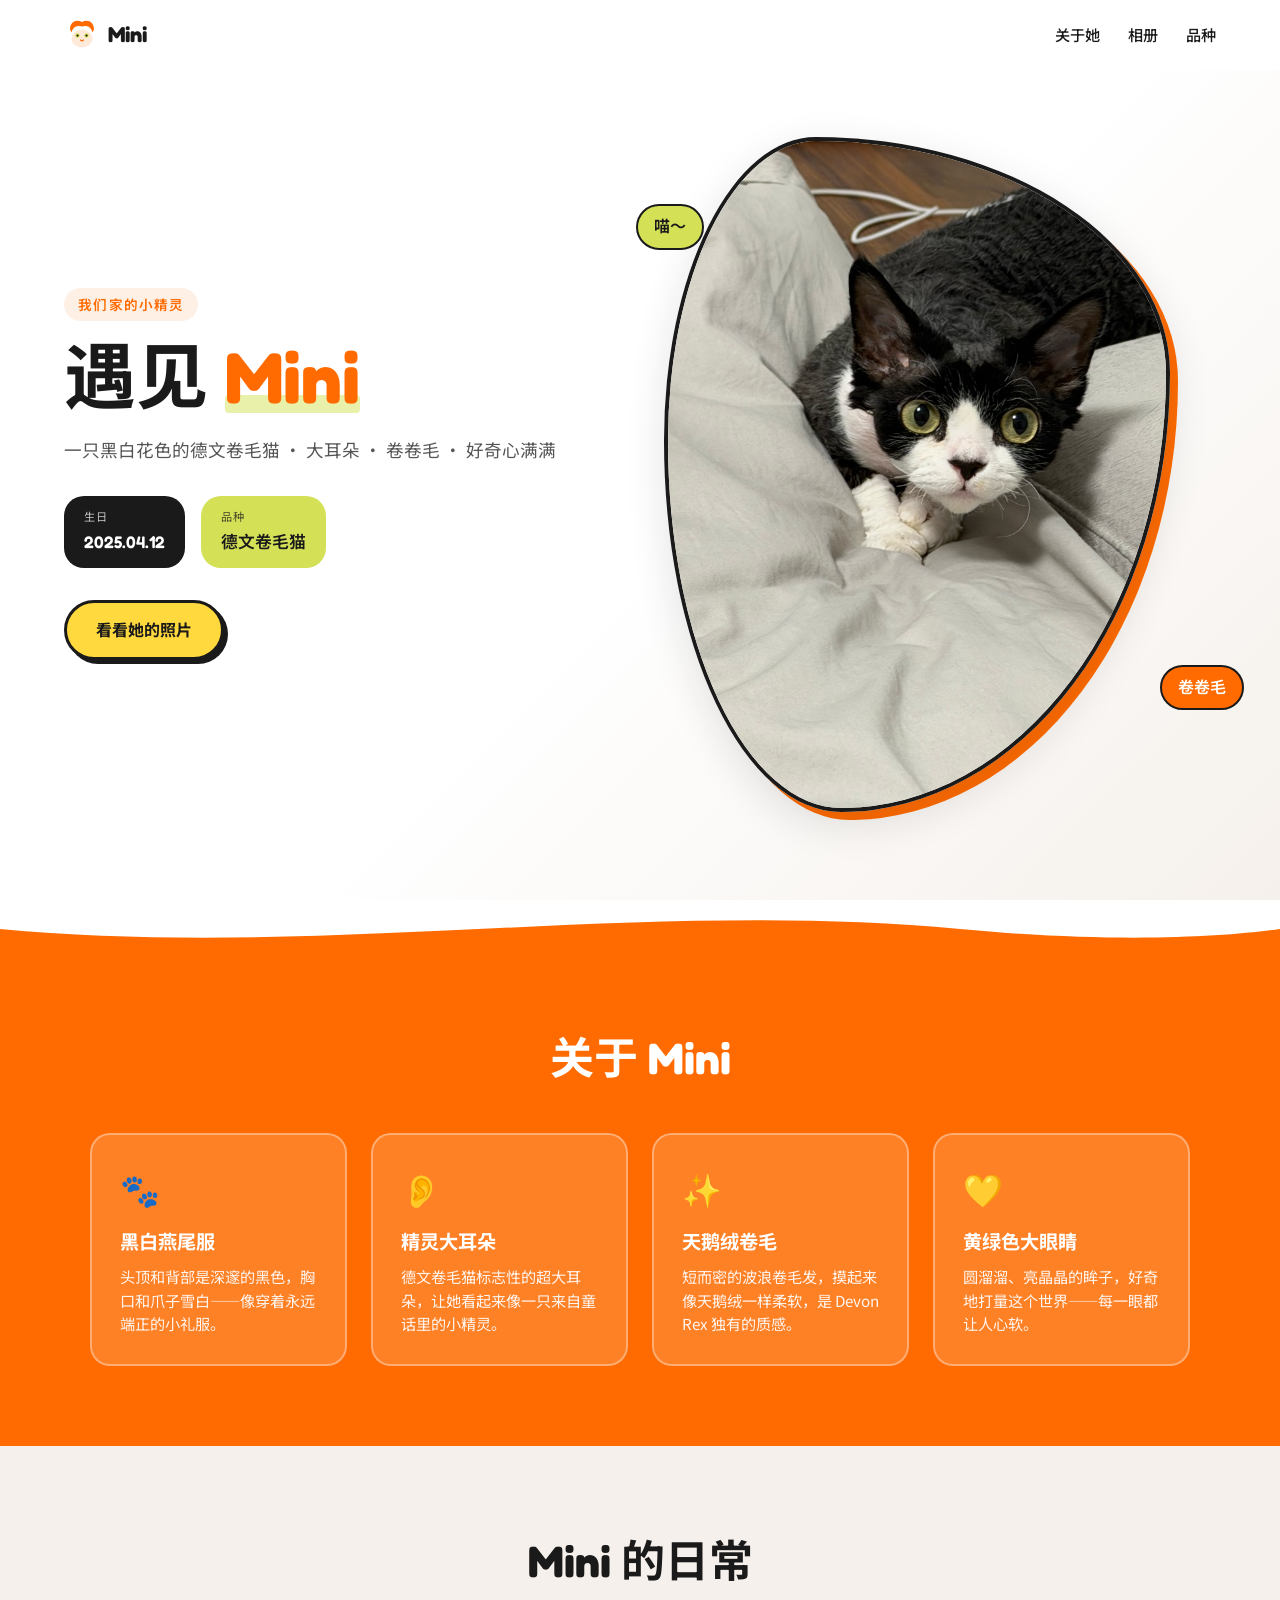
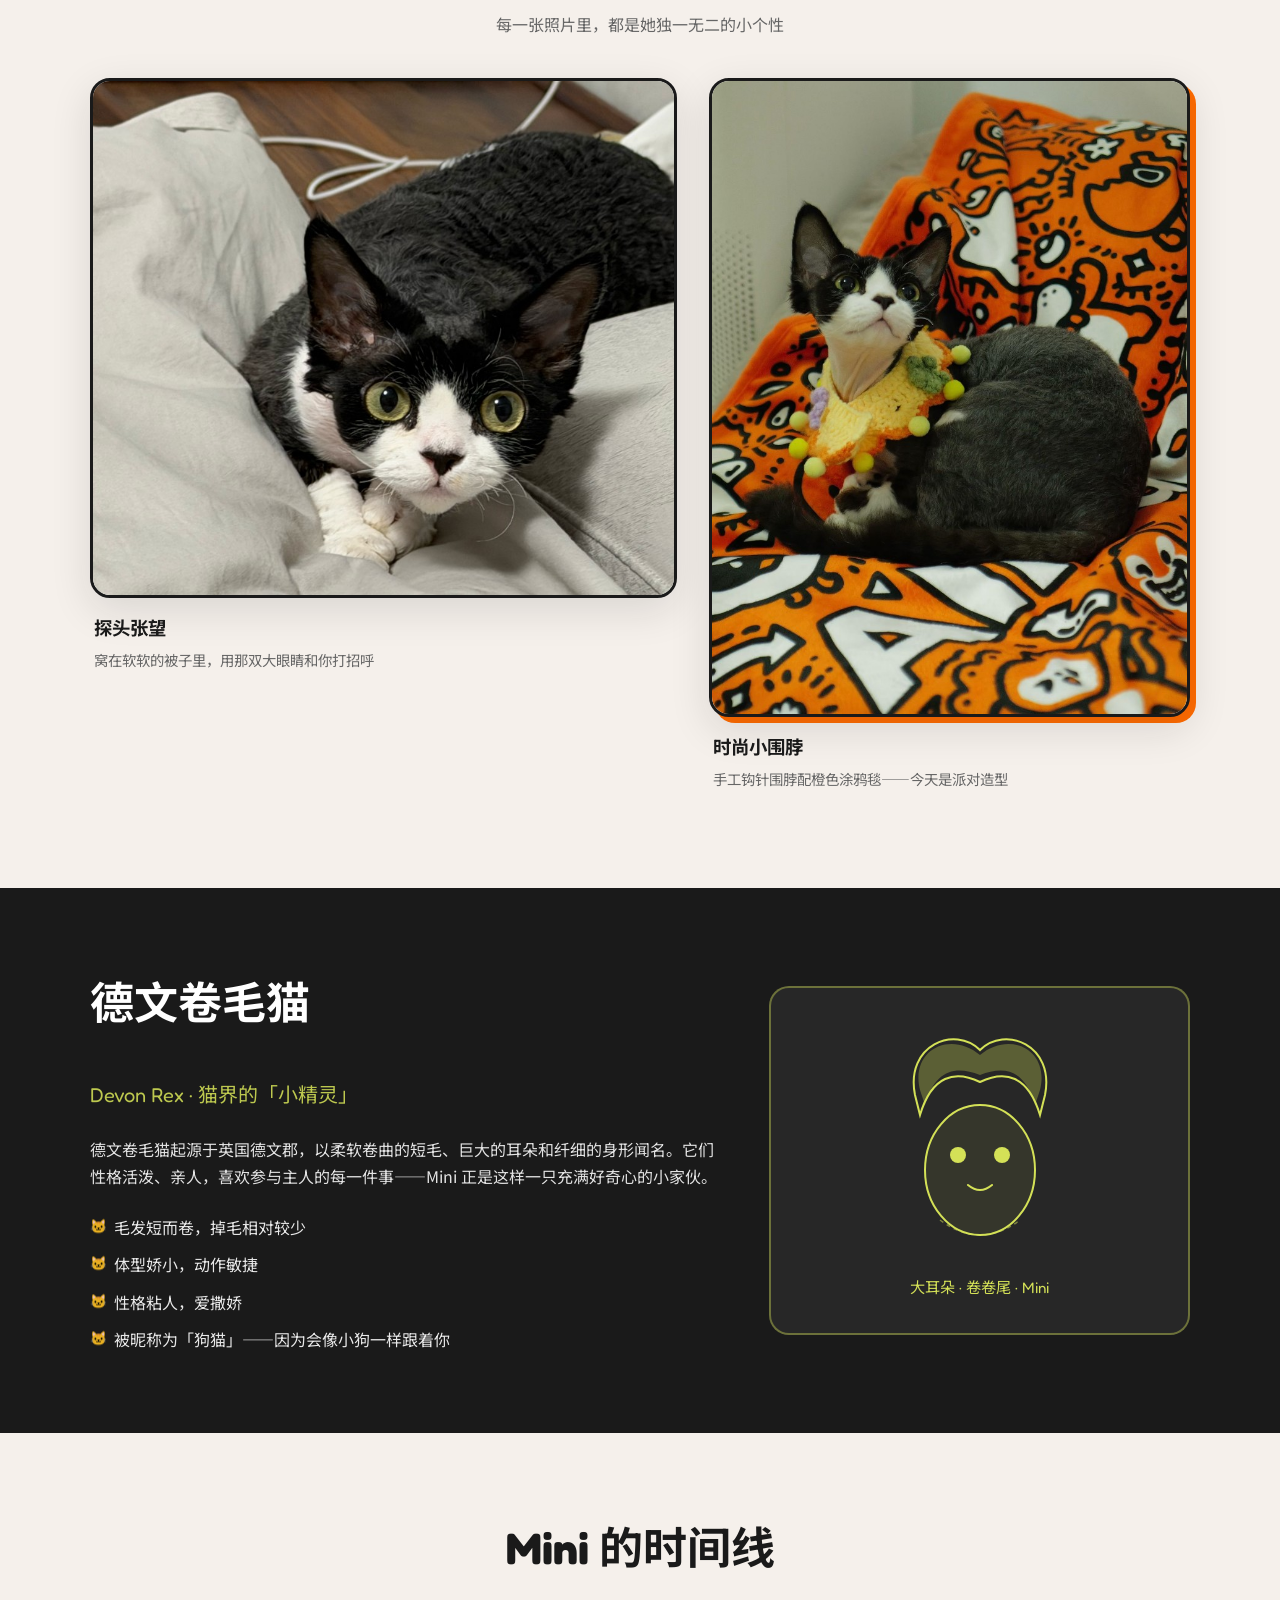
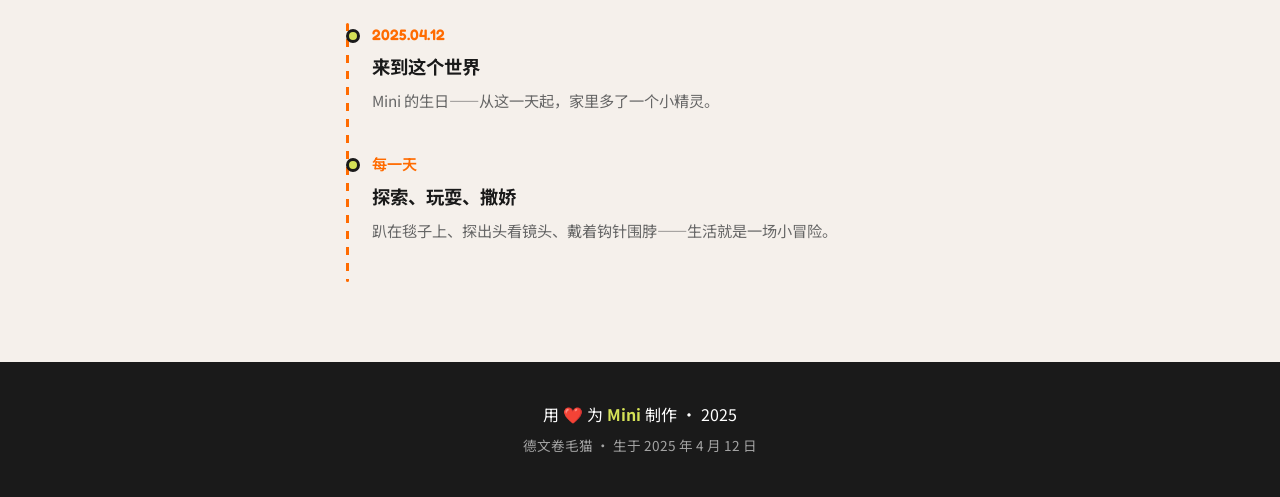
<file: index.html>
<!DOCTYPE html>
<html lang="zh-CN">
<head>
  <meta charset="UTF-8" />
  <meta name="viewport" content="width=device-width, initial-scale=1.0" />
  <meta name="description" content="Mini — 我们家的小德文卷毛猫，生于 2025 年 4 月 12 日" />
  <title>Mini · 德文卷毛猫</title>
  <link rel="preconnect" href="https://fonts.googleapis.com" />
  <link rel="preconnect" href="https://fonts.gstatic.com" crossorigin />
  <link href="https://fonts.googleapis.com/css2?family=Fredoka:wght@400;500;600;700&family=Noto+Sans+SC:wght@400;500;700&display=swap" rel="stylesheet" />
  <link rel="stylesheet" href="styles.css" />
</head>
<body>
  <div class="doodle-bg" aria-hidden="true"></div>

  <header class="site-header">
    <a href="#" class="logo" aria-label="回到顶部">
      <svg class="logo-icon" viewBox="0 0 48 48" fill="none" xmlns="http://www.w3.org/2000/svg">
        <ellipse cx="24" cy="30" rx="14" ry="12" fill="currentColor" opacity="0.15"/>
        <path d="M8 18 C8 8 16 4 24 8 C32 4 40 8 40 18 L38 22 C36 14 30 12 24 14 C18 12 12 14 10 22 Z" fill="currentColor"/>
        <circle cx="18" cy="26" r="3" fill="#D4E157"/>
        <circle cx="30" cy="26" r="3" fill="#D4E157"/>
        <circle cx="18" cy="26" r="1.5" fill="#1A1A1A"/>
        <circle cx="30" cy="26" r="1.5" fill="#1A1A1A"/>
        <path d="M22 32 Q24 34 26 32" stroke="currentColor" stroke-width="1.5" fill="none" stroke-linecap="round"/>
      </svg>
      <span>Mini</span>
    </a>
    <nav class="nav">
      <a href="#about">关于她</a>
      <a href="#gallery">相册</a>
      <a href="#breed">品种</a>
    </nav>
  </header>

  <main>
    <section class="hero" id="top">
      <div class="hero-content">
        <p class="hero-tag">我们家的小精灵</p>
        <h1>遇见 <span class="highlight">Mini</span></h1>
        <p class="hero-sub">一只黑白花色的德文卷毛猫 · 大耳朵 · 卷卷毛 · 好奇心满满</p>
        <div class="hero-meta">
          <div class="meta-chip">
            <span class="meta-label">生日</span>
            <span class="meta-value">2025.04.12</span>
          </div>
          <div class="meta-chip accent">
            <span class="meta-label">品种</span>
            <span class="meta-value">德文卷毛猫</span>
          </div>
        </div>
        <a href="#gallery" class="btn-primary">看看她的照片</a>
      </div>
      <div class="hero-visual">
        <div class="hero-frame">
          <img src="assets/mini-peek.png" alt="Mini 趴在灰色被子上，睁着大大的黄绿色眼睛看向镜头" width="600" height="800" />
        </div>
        <div class="floating-badge badge-1">喵～</div>
        <div class="floating-badge badge-2">卷卷毛</div>
      </div>
    </section>

    <div class="wave-divider" aria-hidden="true">
      <svg viewBox="0 0 1440 80" preserveAspectRatio="none">
        <path d="M0,40 C360,80 720,0 1080,40 C1260,60 1380,50 1440,40 L1440,80 L0,80 Z" fill="var(--orange)"/>
      </svg>
    </div>

    <section class="about section-orange" id="about">
      <div class="container">
        <h2 class="section-title">关于 Mini</h2>
        <div class="about-grid">
          <div class="about-card">
            <span class="card-emoji">🐾</span>
            <h3>黑白燕尾服</h3>
            <p>头顶和背部是深邃的黑色，胸口和爪子雪白——像穿着永远端正的小礼服。</p>
          </div>
          <div class="about-card">
            <span class="card-emoji">👂</span>
            <h3>精灵大耳朵</h3>
            <p>德文卷毛猫标志性的超大耳朵，让她看起来像一只来自童话里的小精灵。</p>
          </div>
          <div class="about-card">
            <span class="card-emoji">✨</span>
            <h3>天鹅绒卷毛</h3>
            <p>短而密的波浪卷毛发，摸起来像天鹅绒一样柔软，是 Devon Rex 独有的质感。</p>
          </div>
          <div class="about-card">
            <span class="card-emoji">💛</span>
            <h3>黄绿色大眼睛</h3>
            <p>圆溜溜、亮晶晶的眸子，好奇地打量这个世界——每一眼都让人心软。</p>
          </div>
        </div>
      </div>
    </section>

    <section class="gallery section-light" id="gallery">
      <div class="container">
        <h2 class="section-title dark">Mini 的日常</h2>
        <p class="section-desc">每一张照片里，都是她独一无二的小个性</p>
        <div class="gallery-grid">
          <figure class="gallery-item gallery-featured">
            <div class="gallery-img-wrap">
              <img src="assets/mini-peek.png" alt="Mini 趴在柔软的灰色被子上，前爪收在下巴下面" loading="lazy" />
            </div>
            <figcaption>
              <strong>探头张望</strong>
              <span>窝在软软的被子里，用那双大眼睛和你打招呼</span>
            </figcaption>
          </figure>
          <figure class="gallery-item">
            <div class="gallery-img-wrap orange-border">
              <img src="assets/mini-collar.png" alt="Mini 戴着黄色钩针围脖，坐在橙色涂鸦图案毯子上" loading="lazy" />
            </div>
            <figcaption>
              <strong>时尚小围脖</strong>
              <span>手工钩针围脖配橙色涂鸦毯——今天是派对造型</span>
            </figcaption>
          </figure>
        </div>
      </div>
    </section>

    <section class="breed section-dark" id="breed">
      <div class="container breed-layout">
        <div class="breed-text">
          <h2 class="section-title light">德文卷毛猫</h2>
          <p class="breed-lead">Devon Rex · 猫界的「小精灵」</p>
          <p>德文卷毛猫起源于英国德文郡，以柔软卷曲的短毛、巨大的耳朵和纤细的身形闻名。它们性格活泼、亲人，喜欢参与主人的每一件事——Mini 正是这样一只充满好奇心的小家伙。</p>
          <ul class="breed-facts">
            <li>毛发短而卷，掉毛相对较少</li>
            <li>体型娇小，动作敏捷</li>
            <li>性格粘人，爱撒娇</li>
            <li>被昵称为「狗猫」——因为会像小狗一样跟着你</li>
          </ul>
        </div>
        <div class="breed-visual">
          <div class="silhouette-card">
            <svg class="cat-silhouette" viewBox="0 0 200 240" fill="none" xmlns="http://www.w3.org/2000/svg">
              <path d="M40 70 C30 30 70 10 100 35 C130 10 170 30 160 70 L155 85 C145 50 125 45 100 55 C75 45 55 50 45 85 Z" fill="#D4E157" opacity="0.3"/>
              <path d="M35 75 C25 25 75 5 100 30 C125 5 175 25 165 75 L160 95 C148 55 125 50 100 62 C75 50 52 55 40 95 Z" stroke="#D4E157" stroke-width="2" fill="none"/>
              <ellipse cx="100" cy="150" rx="55" ry="65" stroke="#D4E157" stroke-width="2" fill="rgba(212,225,87,0.08)"/>
              <circle cx="78" cy="135" r="8" fill="#D4E157"/>
              <circle cx="122" cy="135" r="8" fill="#D4E157"/>
              <path d="M88 165 Q100 175 112 165" stroke="#D4E157" stroke-width="2" fill="none" stroke-linecap="round"/>
              <path d="M60 200 Q100 230 140 200" stroke="#D4E157" stroke-width="1.5" fill="none" opacity="0.5" stroke-dasharray="4 4"/>
            </svg>
            <p class="silhouette-caption">大耳朵 · 卷卷尾 · Mini</p>
          </div>
        </div>
      </div>
    </section>

    <section class="timeline section-light">
      <div class="container">
        <h2 class="section-title dark">Mini 的时间线</h2>
        <ol class="timeline-list">
          <li>
            <time datetime="2025-04-12">2025.04.12</time>
            <div>
              <strong>来到这个世界</strong>
              <p>Mini 的生日——从这一天起，家里多了一个小精灵。</p>
            </div>
          </li>
          <li>
            <time>每一天</time>
            <div>
              <strong>探索、玩耍、撒娇</strong>
              <p>趴在毯子上、探出头看镜头、戴着钩针围脖——生活就是一场小冒险。</p>
            </div>
          </li>
        </ol>
      </div>
    </section>
  </main>

  <footer class="site-footer">
    <div class="container footer-inner">
      <p>用 ❤️ 为 <strong>Mini</strong> 制作 · 2025</p>
      <p class="footer-sub">德文卷毛猫 · 生于 2025 年 4 月 12 日</p>
    </div>
  </footer>

  <script src="script.js"></script>
</body>
</html>
</file>
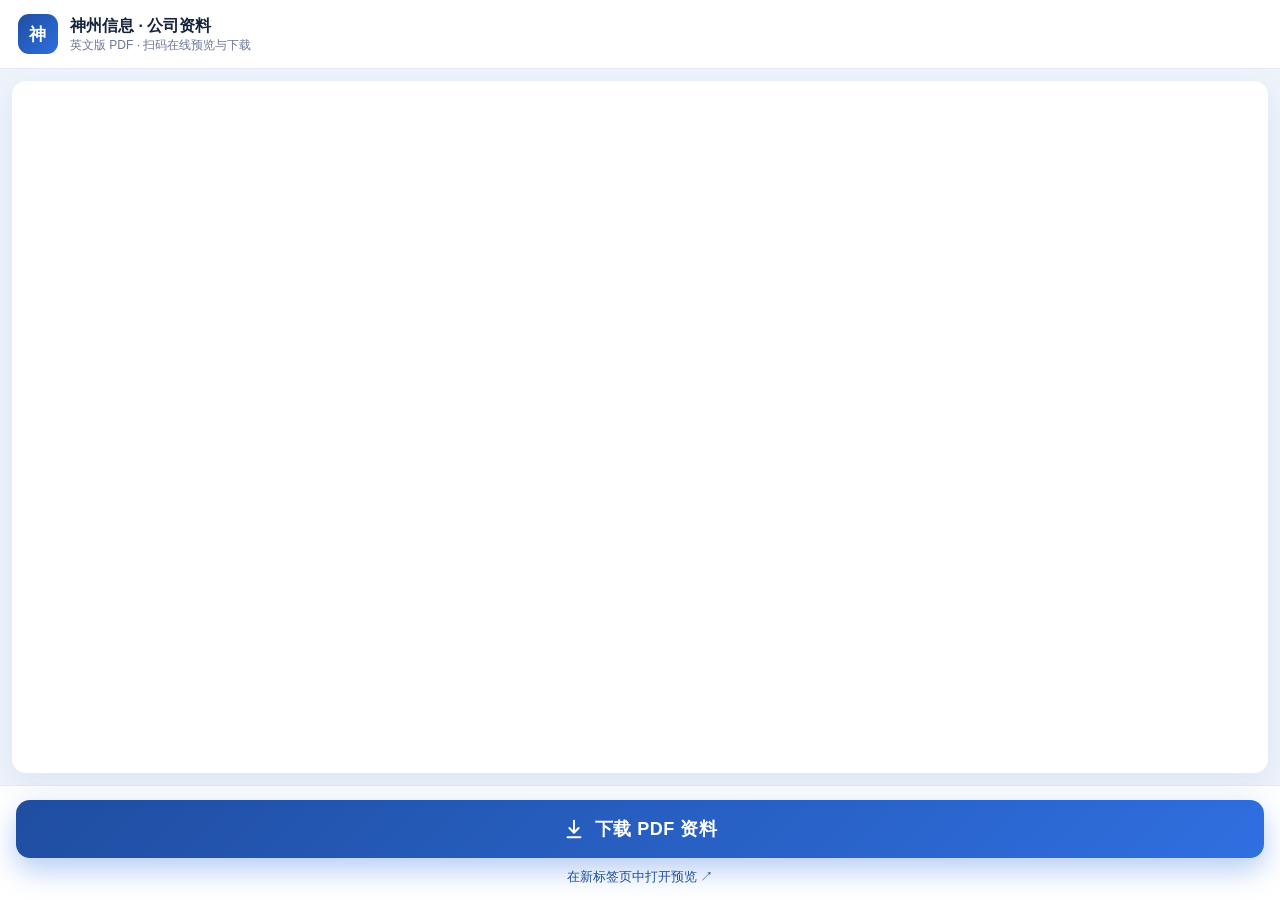
<file: shenzhou-pdf/index.html>
<!DOCTYPE html>
<html lang="zh-CN">
<head>
<meta charset="utf-8" />
<meta name="viewport" content="width=device-width, initial-scale=1, viewport-fit=cover" />
<title>神州信息 · 资料下载</title>
<style>
  :root {
    --brand: #1f4ea1;
    --brand2: #2f6fe0;
    --ink: #16243b;
    --muted: #6b7894;
    --bg: #eef3fb;
  }
  * { box-sizing: border-box; }
  html, body { margin: 0; height: 100%; }
  body {
    font-family: -apple-system, BlinkMacSystemFont, "PingFang SC", "Microsoft YaHei", "Segoe UI", Roboto, Helvetica, Arial, sans-serif;
    background: var(--bg);
    color: var(--ink);
    display: flex; flex-direction: column;
    height: 100dvh;
    overflow: hidden;
  }
  /* 顶部品牌条 */
  .topbar {
    flex: 0 0 auto;
    display: flex; align-items: center; gap: 12px;
    padding: 14px 18px;
    background: #fff;
    border-bottom: 1px solid #e6ecf5;
  }
  .logo {
    width: 40px; height: 40px; border-radius: 11px;
    background: linear-gradient(135deg, var(--brand), var(--brand2));
    display: flex; align-items: center; justify-content: center;
    color: #fff; font-weight: 800; font-size: 17px; letter-spacing: 1px;
    flex: 0 0 auto;
  }
  .titles { line-height: 1.25; }
  .titles h1 { margin: 0; font-size: 16px; font-weight: 700; }
  .titles p { margin: 2px 0 0; font-size: 12px; color: var(--muted); }

  /* 预览区 */
  .preview {
    flex: 1 1 auto;
    min-height: 0;
    margin: 12px;
    background: #fff;
    border-radius: 14px;
    overflow: hidden;
    box-shadow: 0 10px 30px rgba(31, 78, 161, 0.08);
    position: relative;
  }
  .preview iframe {
    width: 100%; height: 100%;
    border: 0; display: block;
  }
  .preview .fallback {
    position: absolute; inset: 0;
    display: none;
    flex-direction: column; align-items: center; justify-content: center;
    gap: 14px; padding: 24px; text-align: center; color: var(--muted);
  }

  /* 底部超大下载按钮 */
  .cta {
    flex: 0 0 auto;
    padding: 14px 16px calc(14px + env(safe-area-inset-bottom));
    background: #fff;
    border-top: 1px solid #e6ecf5;
  }
  .btn-download {
    display: flex; align-items: center; justify-content: center; gap: 10px;
    width: 100%;
    padding: 17px 20px;
    border: none; border-radius: 14px;
    background: linear-gradient(135deg, var(--brand), var(--brand2));
    color: #fff; font-size: 18px; font-weight: 700; letter-spacing: .5px;
    box-shadow: 0 12px 28px rgba(47, 111, 224, 0.35);
    cursor: pointer; text-decoration: none;
    -webkit-tap-highlight-color: transparent;
  }
  .btn-download:active { transform: translateY(1px); }
  .btn-download svg { width: 22px; height: 22px; }
  .secondary {
    display: block; text-align: center;
    margin-top: 10px; font-size: 13px; color: var(--brand);
    text-decoration: none;
  }
</style>
</head>
<body>
  <div class="topbar">
    <div class="logo">神</div>
    <div class="titles">
      <h1>神州信息 · 公司资料</h1>
      <p>英文版 PDF · 扫码在线预览与下载</p>
    </div>
  </div>

  <div class="preview">
    <iframe
      id="pdfFrame"
      src="shenzhou-info-en.pdf#toolbar=1&navpanes=0&view=FitH"
      title="PDF 预览"
    ></iframe>
    <div class="fallback" id="fallback">
      <div style="font-size:46px">📄</div>
      <div>当前浏览器暂不支持内嵌预览,<br/>点击下方按钮即可下载 / 打开 PDF</div>
    </div>
  </div>

  <div class="cta">
    <a class="btn-download" href="shenzhou-info-en.pdf" download="神州信息_英文.pdf">
      <svg viewBox="0 0 24 24" fill="none" stroke="currentColor" stroke-width="2.2" stroke-linecap="round" stroke-linejoin="round">
        <path d="M12 3v12"/><path d="M7 11l5 5 5-5"/><path d="M5 21h14"/>
      </svg>
      下载 PDF 资料
    </a>
    <a class="secondary" href="shenzhou-info-en.pdf" target="_blank" rel="noopener">在新标签页中打开预览 ↗</a>
  </div>

  <script>
    // 若 iframe 在数秒内未成功加载 PDF,显示兜底提示
    setTimeout(function () {
      try {
        var f = document.getElementById('pdfFrame');
        if (!f || !f.contentWindow || f.contentWindow.location.href === 'about:blank') {
          document.getElementById('fallback').style.display = 'flex';
        }
      } catch (e) { /* 跨域无法读取,忽略 */ }
    }, 2500);
  </script>
</body>
</html>
</file>
<file: styles.css>
/* Mini — Devon Rex cat theme */
:root {
  --orange: #FF6B00;
  --orange-dark: #E55A00;
  --black: #1A1A1A;
  --white: #FFFFFF;
  --grey-bg: #F5F0EB;
  --grey-soft: #D1D1D1;
  --chartreuse: #D4E157;
  --purple-accent: #9B59B6;
  --yellow-accent: #FFD93D;
  --shadow: 0 12px 40px rgba(26, 26, 26, 0.12);
  --radius: 20px;
  --font-display: "Fredoka", "Noto Sans SC", sans-serif;
  --font-body: "Noto Sans SC", sans-serif;
}

*,
*::before,
*::after {
  box-sizing: border-box;
  margin: 0;
  padding: 0;
}

html {
  scroll-behavior: smooth;
}

body {
  font-family: var(--font-body);
  color: var(--black);
  background: var(--white);
  line-height: 1.6;
  overflow-x: hidden;
}

/* Doodle background pattern */
.doodle-bg {
  position: fixed;
  inset: 0;
  z-index: -1;
  opacity: 0.04;
  background-image: url("data:image/svg+xml,%3Csvg xmlns='http://www.w3.org/2000/svg' width='80' height='80' viewBox='0 0 80 80'%3E%3Ccircle cx='20' cy='20' r='6' fill='none' stroke='%231A1A1A' stroke-width='2'/%3E%3Cpath d='M50 10 L60 30 L40 30 Z' fill='none' stroke='%231A1A1A' stroke-width='2'/%3E%3Cpath d='M10 50 Q30 40 50 60' fill='none' stroke='%231A1A1A' stroke-width='2'/%3E%3Ccircle cx='65' cy='65' r='4' fill='%231A1A1A'/%3E%3C/svg%3E");
  pointer-events: none;
}

.container {
  width: min(1100px, 92vw);
  margin: 0 auto;
}

/* Header */
.site-header {
  position: fixed;
  top: 0;
  left: 0;
  right: 0;
  z-index: 100;
  display: flex;
  align-items: center;
  justify-content: space-between;
  padding: 1rem 5vw;
  background: rgba(255, 255, 255, 0.85);
  backdrop-filter: blur(12px);
  border-bottom: 2px solid transparent;
  transition: border-color 0.3s, box-shadow 0.3s;
}

.site-header.scrolled {
  border-color: rgba(26, 26, 26, 0.08);
  box-shadow: 0 4px 20px rgba(0, 0, 0, 0.06);
}

.logo {
  display: flex;
  align-items: center;
  gap: 0.5rem;
  text-decoration: none;
  color: var(--black);
  font-family: var(--font-display);
  font-weight: 700;
  font-size: 1.35rem;
}

.logo-icon {
  width: 36px;
  height: 36px;
  color: var(--orange);
}

.nav {
  display: flex;
  gap: 1.75rem;
}

.nav a {
  text-decoration: none;
  color: var(--black);
  font-weight: 500;
  font-size: 0.95rem;
  position: relative;
  transition: color 0.2s;
}

.nav a::after {
  content: "";
  position: absolute;
  bottom: -4px;
  left: 0;
  width: 0;
  height: 3px;
  background: var(--chartreuse);
  border-radius: 2px;
  transition: width 0.25s ease;
}

.nav a:hover {
  color: var(--orange);
}

.nav a:hover::after {
  width: 100%;
}

/* Hero */
.hero {
  min-height: 100vh;
  display: grid;
  grid-template-columns: 1fr 1fr;
  align-items: center;
  gap: 3rem;
  padding: 7rem 5vw 4rem;
  background: linear-gradient(135deg, var(--white) 55%, var(--grey-bg) 100%);
}

.hero-tag {
  display: inline-block;
  font-size: 0.85rem;
  font-weight: 600;
  letter-spacing: 0.08em;
  text-transform: uppercase;
  color: var(--orange);
  background: rgba(255, 107, 0, 0.1);
  padding: 0.35rem 0.9rem;
  border-radius: 999px;
  margin-bottom: 1rem;
  animation: fadeUp 0.6s ease both;
}

.hero h1 {
  font-family: var(--font-display);
  font-size: clamp(2.8rem, 6vw, 4.5rem);
  font-weight: 700;
  line-height: 1.1;
  animation: fadeUp 0.6s 0.1s ease both;
}

.hero h1 .highlight {
  color: var(--orange);
  position: relative;
}

.hero h1 .highlight::after {
  content: "";
  position: absolute;
  left: 0;
  bottom: 0.1em;
  width: 100%;
  height: 0.25em;
  background: var(--chartreuse);
  opacity: 0.5;
  z-index: -1;
  border-radius: 4px;
}

.hero-sub {
  font-size: 1.1rem;
  color: #555;
  margin: 1.25rem 0 2rem;
  max-width: 28em;
  animation: fadeUp 0.6s 0.2s ease both;
}

.hero-meta {
  display: flex;
  flex-wrap: wrap;
  gap: 1rem;
  margin-bottom: 2rem;
  animation: fadeUp 0.6s 0.3s ease both;
}

.meta-chip {
  background: var(--black);
  color: var(--white);
  padding: 0.75rem 1.25rem;
  border-radius: var(--radius);
  display: flex;
  flex-direction: column;
  gap: 0.15rem;
}

.meta-chip.accent {
  background: var(--chartreuse);
  color: var(--black);
}

.meta-label {
  font-size: 0.7rem;
  text-transform: uppercase;
  letter-spacing: 0.1em;
  opacity: 0.75;
}

.meta-value {
  font-family: var(--font-display);
  font-weight: 600;
  font-size: 1.05rem;
}

.btn-primary {
  display: inline-block;
  background: var(--yellow-accent);
  color: var(--black);
  font-weight: 700;
  text-decoration: none;
  padding: 0.9rem 1.8rem;
  border-radius: 999px;
  border: 3px solid var(--black);
  box-shadow: 4px 4px 0 var(--black);
  transition: transform 0.15s, box-shadow 0.15s;
  animation: fadeUp 0.6s 0.4s ease both;
}

.btn-primary:hover {
  transform: translate(2px, 2px);
  box-shadow: 2px 2px 0 var(--black);
}

.btn-primary:active {
  transform: translate(4px, 4px);
  box-shadow: none;
}

.hero-visual {
  position: relative;
  animation: fadeUp 0.8s 0.2s ease both;
}

.hero-frame {
  border-radius: 30% 70% 65% 35% / 45% 35% 65% 55%;
  overflow: hidden;
  border: 4px solid var(--black);
  box-shadow: var(--shadow), 8px 8px 0 var(--orange);
  aspect-ratio: 3 / 4;
  max-height: 75vh;
}

.hero-frame img {
  width: 100%;
  height: 100%;
  object-fit: cover;
  object-position: center top;
  display: block;
}

.floating-badge {
  position: absolute;
  font-family: var(--font-display);
  font-weight: 600;
  padding: 0.5rem 1rem;
  border-radius: 999px;
  border: 2px solid var(--black);
  animation: float 3s ease-in-out infinite;
}

.badge-1 {
  top: 10%;
  left: -5%;
  background: var(--chartreuse);
  animation-delay: 0s;
}

.badge-2 {
  bottom: 15%;
  right: -5%;
  background: var(--orange);
  color: var(--white);
  animation-delay: 1.5s;
}

@keyframes float {
  0%, 100% { transform: translateY(0); }
  50% { transform: translateY(-10px); }
}

@keyframes fadeUp {
  from {
    opacity: 0;
    transform: translateY(20px);
  }
  to {
    opacity: 1;
    transform: translateY(0);
  }
}

.wave-divider {
  line-height: 0;
  margin-top: -1px;
}

.wave-divider svg {
  width: 100%;
  height: 60px;
  display: block;
}

/* Sections */
.section-title {
  font-family: var(--font-display);
  font-size: clamp(2rem, 4vw, 2.75rem);
  font-weight: 700;
  text-align: center;
  margin-bottom: 2.5rem;
}

.section-title.dark { color: var(--black); }
.section-title.light { color: var(--white); text-align: left; }

.section-desc {
  text-align: center;
  color: #666;
  margin: -1.5rem auto 2.5rem;
  max-width: 32em;
}

.section-orange {
  background: var(--orange);
  color: var(--white);
  padding: 4rem 0 5rem;
}

.section-light {
  background: var(--grey-bg);
  padding: 5rem 0;
}

.section-dark {
  background: var(--black);
  color: var(--white);
  padding: 5rem 0;
}

/* About cards */
.about-grid {
  display: grid;
  grid-template-columns: repeat(auto-fit, minmax(220px, 1fr));
  gap: 1.5rem;
}

.about-card {
  background: rgba(255, 255, 255, 0.15);
  border: 2px solid rgba(255, 255, 255, 0.35);
  border-radius: var(--radius);
  padding: 1.75rem;
  backdrop-filter: blur(4px);
  transition: transform 0.25s, background 0.25s;
}

.about-card:hover {
  transform: translateY(-6px);
  background: rgba(255, 255, 255, 0.22);
}

.card-emoji {
  font-size: 2rem;
  display: block;
  margin-bottom: 0.75rem;
}

.about-card h3 {
  font-family: var(--font-display);
  font-size: 1.2rem;
  margin-bottom: 0.5rem;
}

.about-card p {
  font-size: 0.95rem;
  opacity: 0.92;
  line-height: 1.55;
}

/* Gallery */
.gallery-grid {
  display: grid;
  grid-template-columns: 1.1fr 0.9fr;
  gap: 2rem;
  align-items: start;
}

.gallery-item {
  margin: 0;
}

.gallery-img-wrap {
  border-radius: var(--radius);
  overflow: hidden;
  border: 3px solid var(--black);
  box-shadow: var(--shadow);
  background: var(--white);
}

.gallery-img-wrap.orange-border {
  box-shadow: var(--shadow), 6px 6px 0 var(--orange);
}

.gallery-img-wrap img {
  width: 100%;
  height: auto;
  display: block;
  vertical-align: middle;
  transition: transform 0.4s ease;
}

.gallery-item:hover .gallery-img-wrap img {
  transform: scale(1.03);
}

.gallery-item figcaption {
  padding: 1rem 0.25rem;
}

.gallery-item figcaption strong {
  display: block;
  font-family: var(--font-display);
  font-size: 1.15rem;
  margin-bottom: 0.25rem;
}

.gallery-item figcaption span {
  font-size: 0.9rem;
  color: #666;
}

.gallery-featured .gallery-img-wrap {
  max-height: 520px;
}

.gallery-featured .gallery-img-wrap img {
  width: 100%;
  height: 100%;
  object-fit: cover;
  object-position: center top;
}

/* Breed */
.breed-layout {
  display: grid;
  grid-template-columns: 1.2fr 0.8fr;
  gap: 3rem;
  align-items: center;
}

.breed-lead {
  font-family: var(--font-display);
  font-size: 1.25rem;
  color: var(--chartreuse);
  margin-bottom: 1rem;
}

.breed-text p {
  opacity: 0.88;
  margin-bottom: 1.5rem;
  line-height: 1.7;
}

.breed-facts {
  list-style: none;
  display: flex;
  flex-direction: column;
  gap: 0.75rem;
}

.breed-facts li {
  padding-left: 1.5rem;
  position: relative;
  opacity: 0.9;
}

.breed-facts li::before {
  content: "🐱";
  position: absolute;
  left: 0;
  font-size: 0.85rem;
}

.silhouette-card {
  background: rgba(255, 255, 255, 0.06);
  border: 2px solid rgba(212, 225, 87, 0.4);
  border-radius: var(--radius);
  padding: 2rem;
  text-align: center;
}

.cat-silhouette {
  width: 100%;
  max-width: 200px;
  margin: 0 auto;
  display: block;
}

.silhouette-caption {
  margin-top: 1rem;
  font-family: var(--font-display);
  color: var(--chartreuse);
  font-size: 0.95rem;
}

/* Timeline */
.timeline-list {
  list-style: none;
  max-width: 600px;
  margin: 0 auto;
  position: relative;
  padding-left: 2rem;
}

.timeline-list::before {
  content: "";
  position: absolute;
  left: 0.4rem;
  top: 0;
  bottom: 0;
  width: 3px;
  background: repeating-linear-gradient(
    to bottom,
    var(--orange) 0,
    var(--orange) 8px,
    transparent 8px,
    transparent 16px
  );
  border-radius: 2px;
}

.timeline-list li {
  position: relative;
  padding-bottom: 2.5rem;
}

.timeline-list li::before {
  content: "";
  position: absolute;
  left: -1.65rem;
  top: 0.35rem;
  width: 14px;
  height: 14px;
  background: var(--chartreuse);
  border: 3px solid var(--black);
  border-radius: 50%;
}

.timeline-list time {
  font-family: var(--font-display);
  font-weight: 600;
  color: var(--orange);
  font-size: 0.95rem;
  display: block;
  margin-bottom: 0.35rem;
}

.timeline-list strong {
  font-family: var(--font-display);
  font-size: 1.15rem;
  display: block;
  margin-bottom: 0.35rem;
}

.timeline-list p {
  color: #666;
  font-size: 0.95rem;
}

/* Footer */
.site-footer {
  background: var(--black);
  color: var(--white);
  padding: 2.5rem 0;
  text-align: center;
}

.footer-inner strong {
  color: var(--chartreuse);
}

.footer-sub {
  margin-top: 0.5rem;
  font-size: 0.85rem;
  opacity: 0.6;
}

/* Responsive */
@media (max-width: 900px) {
  .hero {
    grid-template-columns: 1fr;
    text-align: center;
    padding-top: 6rem;
  }

  .hero-sub {
    margin-left: auto;
    margin-right: auto;
  }

  .hero-meta {
    justify-content: center;
  }

  .hero-visual {
    max-width: 380px;
    margin: 0 auto;
  }

  .badge-1 { left: 0; }
  .badge-2 { right: 0; }

  .gallery-grid {
    grid-template-columns: 1fr;
  }

  .breed-layout {
    grid-template-columns: 1fr;
  }

  .section-title.light {
    text-align: center;
  }

  .breed-text {
    text-align: center;
  }

  .breed-facts li {
    text-align: left;
  }
}

@media (max-width: 600px) {
  .nav {
    gap: 1rem;
  }

  .nav a {
    font-size: 0.85rem;
  }

  .floating-badge {
    font-size: 0.85rem;
    padding: 0.35rem 0.75rem;
  }
}
</file>
